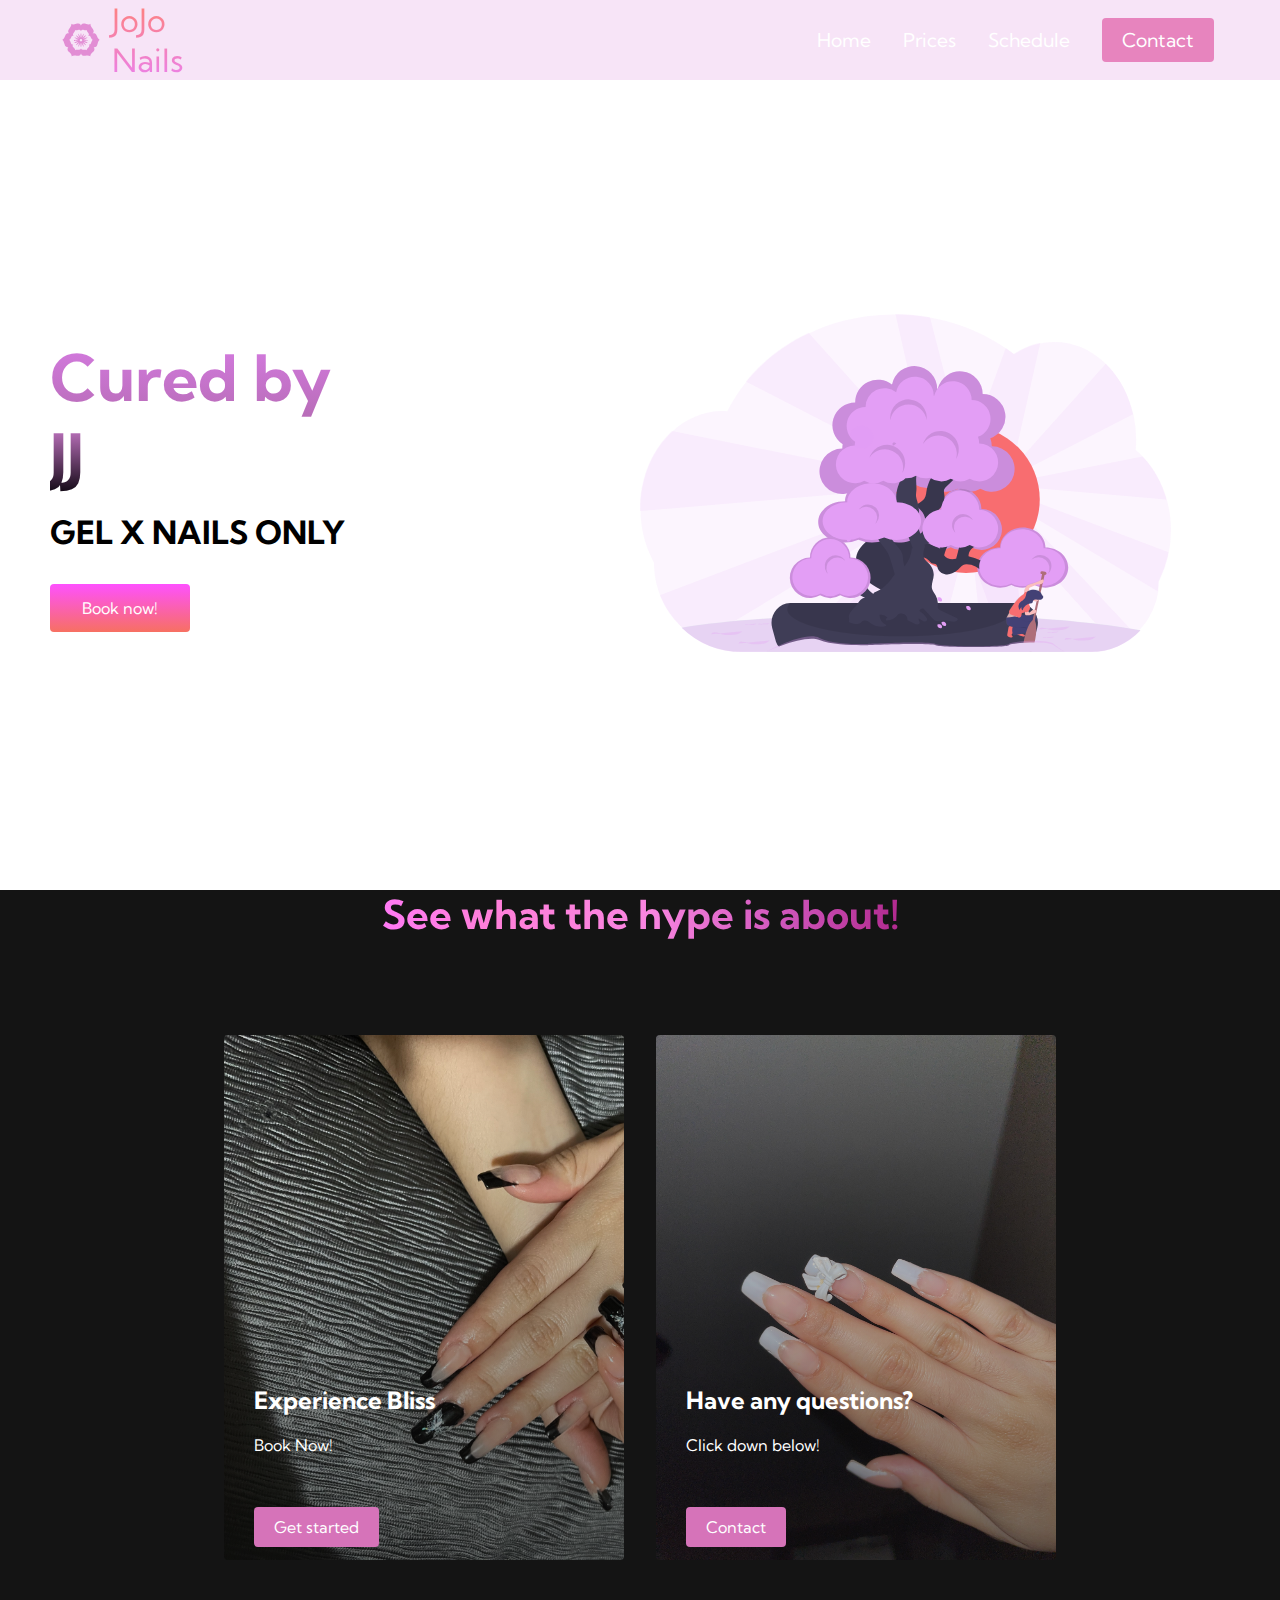
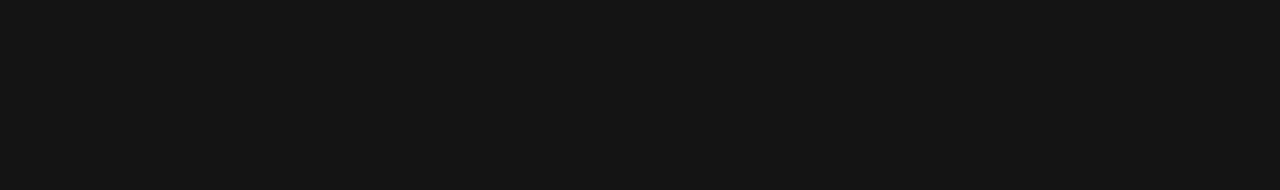
<file: index.html>
<!DOCTYPE html>
<html lang="en">
<head>
    <meta charset="UTF-8">
    <meta name="viewport" content="width=device-width, initial-scale=1.0">
    <title>JoJo Nails</title>
    <link rel="stylesheet" href="styles.css">
    <link rel="preconnect" href="https://fonts.googleapis.com">
<link rel="preconnect" href="https://fonts.gstatic.com" crossorigin>
<link href="https://fonts.googleapis.com/css2?family=Kumbh+Sans:wght@100..900&display=swap" rel="stylesheet">

</head>
<body>
    <!--Navbar Section-->
    <nav class="navbar">
        <div class="navbar__container">
            <a href="/" id="navbar__logo"><svg xmlns="http://www.w3.org/2000/svg" viewBox="0 0 128 128" style="enable-background:new 0 0 128 128" xml:space="preserve"><path style="fill:#e28dd4" d="M103.457 63.587s-3.415.266-6.582-7.98c-3.167-8.236-9.036-5.125-9.036-5.125l-.119-.096s5.675-3.463 0-10.271c-5.664-6.819-3.729-9.61-3.729-9.61v-.053s-1.902 2.813-10.43.181-9.674 3.836-9.674 3.836h-.011s-1.146-6.478-9.674-3.836c-8.528 2.632-10.43-.181-10.43-.181v.053s1.935 2.791-3.729 9.599c-5.675 6.819 0 10.281 0 10.281l.086.128c-.303-.149-5.956-2.866-9.014 5.157-3.145 8.246-6.572 8.001-6.572 8.001l-.043.023s3.426.213 5.383 8.811c1.956 8.598 8.215 6.329 8.215 6.329v.011s-5.112 4.219 1.481 10.175c6.323 5.721 5.167 8.747 5.069 8.981l.043-.011s1.481-3.047 10.301-1.63c8.82 1.417 9.025-5.146 9.025-5.146l.032.011s.227 6.563 9.036 5.125c8.82-1.438 10.311 1.609 10.311 1.609l.032.011c-.097-.234-1.254-3.26 5.058-8.992 6.572-5.977 1.448-10.185 1.448-10.185h.011s6.258 2.248 8.193-6.35c1.946-8.598 5.361-8.822 5.361-8.822l-.042-.034zm-18.31 5.711c-1.2 5.338-5.08 3.942-5.08 3.942h-.011s3.178 2.61-.897 6.318c-4.075 3.708-3.124 5.583-3.124 5.583l-.032-.021s-.93-1.886-6.399-.991c-5.458.895-5.599-3.175-5.599-3.175l-.022-.011s-.13 4.07-5.599 3.196c-5.469-.884-6.388 1.001-6.388 1.001l-.032.021s.94-1.886-3.145-5.572c-3.88-3.527-1.189-6.062-.93-6.307-.097.032-.519.16-1.092.16-1.243 0-3.189-.607-3.978-4.102-1.221-5.327-3.34-5.466-3.34-5.466l.022-.011s2.129.16 4.075-4.954c1.956-5.125 5.599-3.196 5.599-3.196l-.065-.085s-3.513-2.152 0-6.371c3.513-4.23 2.313-5.966 2.313-5.966v-.032s1.189 1.747 6.474.117c5.285-1.641 5.999 2.376 5.999 2.376l.011.011s.703-4.017 5.988-2.387c5.296 1.63 6.474-.107 6.474-.107v.032s-1.2 1.726 2.313 5.956c3.513 4.219 0 6.371 0 6.371l.076.053s3.632-1.928 5.599 3.186c1.967 5.103 4.086 4.944 4.086 4.944l.032.021c.001 0-2.128.139-3.328 5.466zm-6.582-4.763c0-.586-3.383-1.065-7.566-1.065-.605 0-1.189.011-1.751.032.53-.192 1.07-.405 1.632-.629 3.859-1.577 6.799-3.303 6.572-3.846-.227-.533-3.534.298-7.404 1.875-.551.224-1.081.447-1.589.682.411-.384.821-.778 1.243-1.193 2.962-2.919 5.004-5.615 4.594-6.03-.422-.405-3.156 1.609-6.118 4.528-.422.416-.821.82-1.211 1.225.238-.501.465-1.023.692-1.566 1.6-3.814 2.443-7.074 1.902-7.298-.551-.224-2.302 2.674-3.902 6.478a55.615 55.615 0 0 0-.638 1.609 43.57 43.57 0 0 0 .032-1.726c0-4.123-.486-7.458-1.081-7.458s-1.081 3.335-1.081 7.458c0 .597.011 1.172.032 1.726a55.615 55.615 0 0 0-.638-1.609c-1.6-3.804-3.351-6.701-3.902-6.478-.54.224.303 3.484 1.902 7.298.227.543.454 1.065.692 1.566a40.76 40.76 0 0 0-1.211-1.225c-2.951-2.909-5.696-4.933-6.118-4.528-.411.416 1.643 3.122 4.594 6.03.421.416.832.82 1.243 1.193-.508-.224-1.038-.458-1.589-.682-3.859-1.577-7.177-2.408-7.404-1.875-.227.543 2.724 2.269 6.572 3.846.551.224 1.102.437 1.621.629a46.325 46.325 0 0 0-1.74-.032c-4.172 0-7.566.479-7.566 1.065s3.394 1.065 7.566 1.065c.605 0 1.178-.011 1.74-.032-.519.192-1.07.405-1.621.629-3.848 1.577-6.799 3.303-6.572 3.846.227.533 3.545-.298 7.404-1.875.551-.224 1.081-.458 1.589-.682-.411.373-.821.778-1.243 1.193-2.951 2.909-5.004 5.615-4.594 6.03.421.405 3.167-1.619 6.118-4.528.422-.416.832-.82 1.211-1.225-.227.501-.465 1.023-.692 1.566-1.6 3.804-2.443 7.074-1.902 7.298.551.224 2.302-2.685 3.902-6.478.227-.543.443-1.087.638-1.598a43.044 43.044 0 0 0-.032 1.715c0 4.113.486 7.458 1.081 7.458s1.081-3.345 1.081-7.458c0-.597-.011-1.161-.032-1.715.195.511.411 1.055.638 1.598 1.6 3.793 3.351 6.701 3.902 6.478.54-.224-.303-3.495-1.902-7.298-.227-.543-.465-1.065-.692-1.566.389.405.789.81 1.211 1.225 2.962 2.919 5.696 4.933 6.118 4.528.411-.416-1.632-3.111-4.594-6.03a61.1 61.1 0 0 0-1.243-1.193c.508.234 1.038.458 1.589.682 3.869 1.577 7.177 2.408 7.404 1.875.227-.543-2.713-2.269-6.572-3.846a56.662 56.662 0 0 0-1.632-.629c.562.021 1.146.032 1.751.032 4.182.001 7.566-.479 7.566-1.065zm-12.247.831c-.022.075-.054.138-.086.202-.119.224-.27.426-.443.607a1.884 1.884 0 0 1-.151.139 2.14 2.14 0 0 1-.648.405c-.054.032-.119.053-.173.075a2.88 2.88 0 0 1-.746.139h-.195a2.887 2.887 0 0 1-.746-.139c-.065-.021-.119-.053-.184-.075a2.596 2.596 0 0 1-.789-.544 2.34 2.34 0 0 1-.432-.597c-.032-.064-.065-.128-.097-.202a2.32 2.32 0 0 1-.173-.724c-.011-.075-.011-.139-.011-.213v-.021c0-.256.043-.49.108-.724l.097-.256c.108-.224.238-.426.4-.607.054-.075.119-.139.195-.202a2.572 2.572 0 0 1 .865-.533c.227-.075.465-.128.713-.139.054-.011.097-.011.151-.011.054 0 .097 0 .151.011.249.011.486.064.713.139.097.032.184.075.27.117.216.107.422.256.594.416.076.064.151.139.205.213.162.181.292.384.389.607.032.075.065.16.097.245.065.234.108.469.108.724v.021c0 .075 0 .139-.011.213-.019.256-.073.49-.171.714z"/></svg> JoJo Nails</a>
            <div class="navbar__toggle" id="mobile-menu">
                <span class="bar"></span>
                <span class="bar"></span>
                <span class="bar"></span>
            </div>
            <ul class="navbar__menu">
                <li class="navbar__item">
                    <a href="/index.html" class="navbar__links">
                        Home
                    </a>
                </li>
                <li class="navbar__item">
                    <a href="/tech.html" class="navbar__links">
                        Prices
                    </a>
                </li>
                <li class="navbar__item">
                    <a href="/schedule.html" class="navbar__links">
                        Schedule 
                    </a>
                </li>
                <li class="navbar__btn">
                    <a href="/contact.html" class="navbar__button">
                        Contact
                    </a>
                </li>
            </ul>
        </div>
    </nav>

    <!--Hero Section-->
    <div class="main">
        <div class="main__container">
            <div class="main__content">
                <h1>Cured by</h1>
                <h2>JJ</h2>
                <p>GEL X NAILS ONLY</p>
                <button class="main__btn"><a href="http://www.fresha.com/book-now/curedbyjj-snd8di39/services?lid=1287429&eid=2978880&pId=1222171
" target="_self" >Book now!</a></button>
            </div>
            <div class="main_img--container">
                <img src="images/pic1.svg" alt="pic" id="main__img">
            </div>
        </div>
    </div>

    <!-- Services section-->
    <div class="services">
        <h1>See what the hype is about!</h1>
        <div class="services__container">
            <div class="services__card">
                <h2>Experience Bliss</h2>
                <p>Book Now!</p>
                <button class="main__btn"><a href="/schedule.html">Get started</a></button>
            </div>
            <div class="services__container">
                <div class="services__card">
                    <h2>Have any questions?</h2>
                    <p>Click down below!</p>
                    <button class="main__btn"><a href="/contact.html">Contact</a></button>
                </div>
        </div>
    </div>

    <script src="app.js"></script>
</body>
</html>
</file>
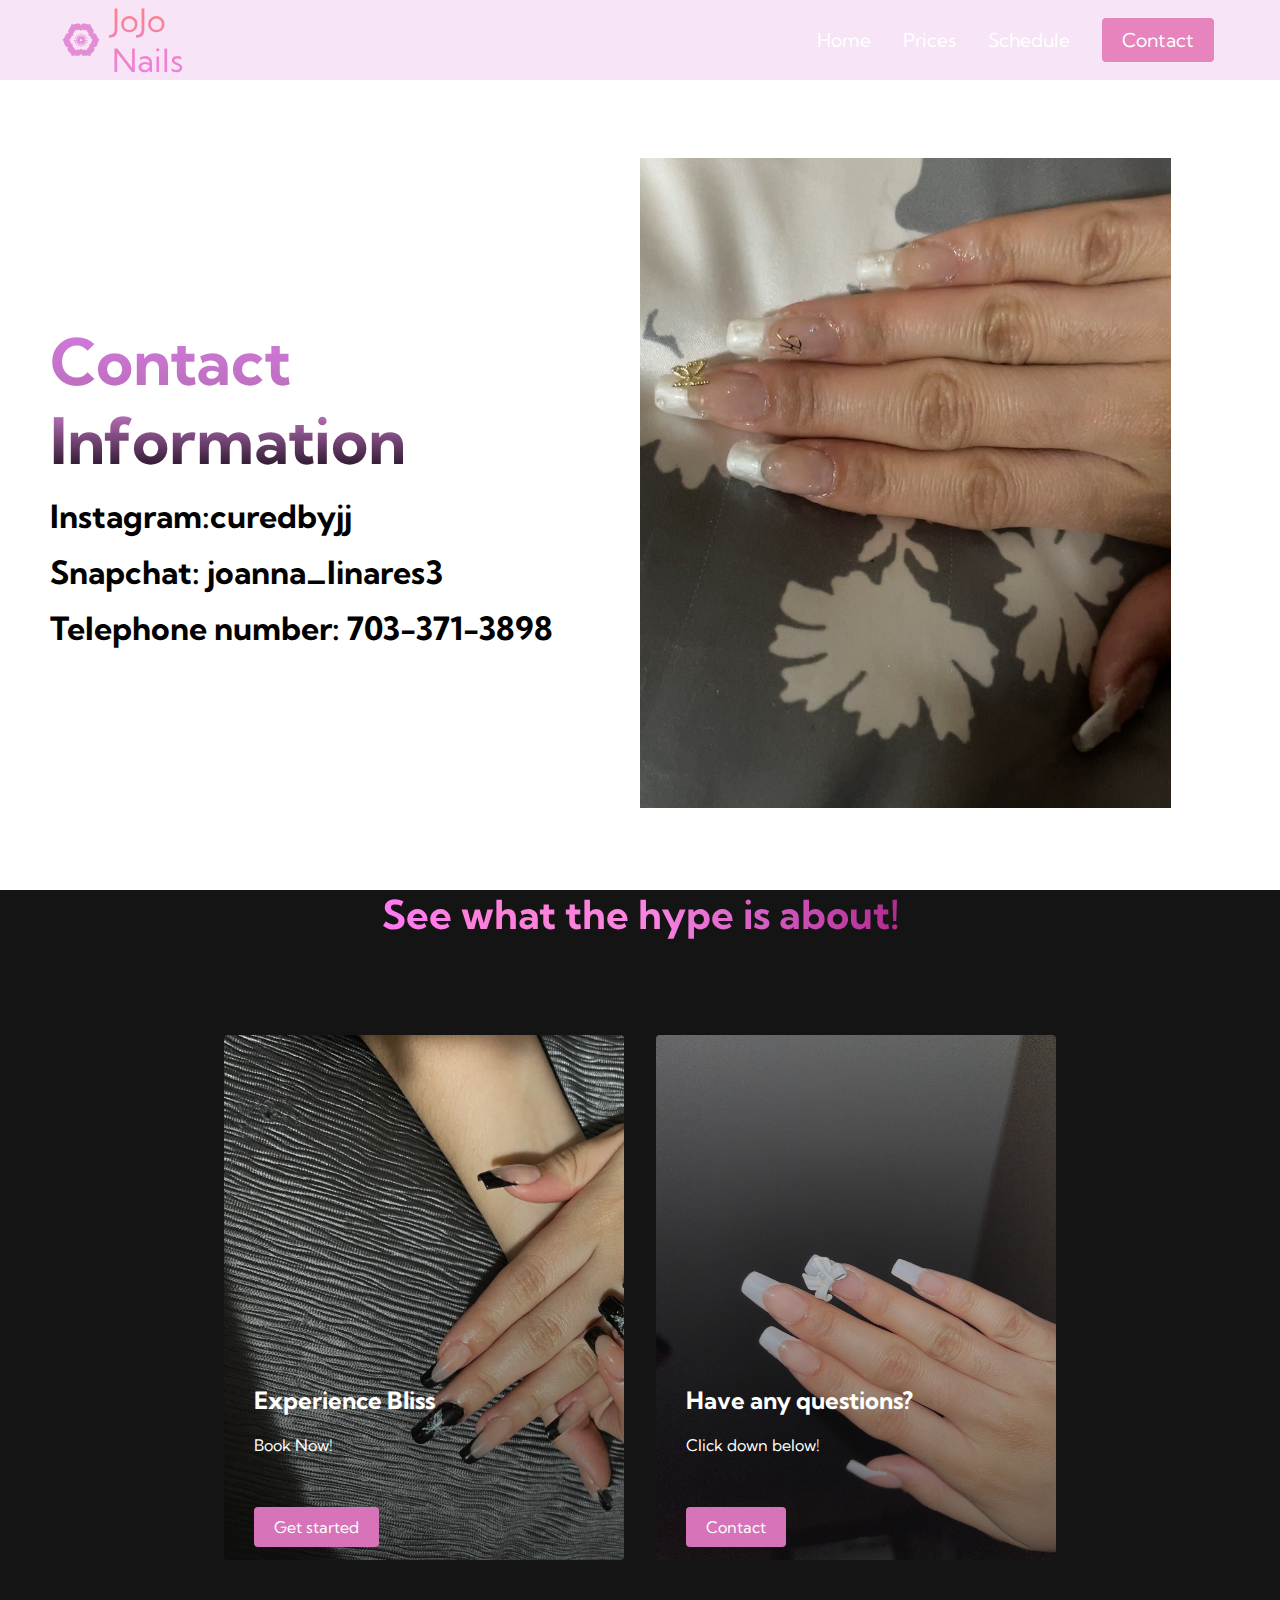
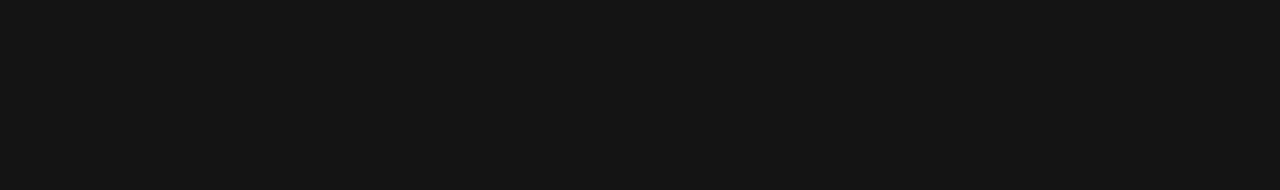
<file: contact.html>
<!DOCTYPE html>
<html lang="en">
<head>
    <meta charset="UTF-8">
    <meta name="viewport" content="width=device-width, initial-scale=1.0">
    <title>JoJo Nails</title>
    <link rel="stylesheet" href="styles.css">
    <link rel="preconnect" href="https://fonts.googleapis.com">
<link rel="preconnect" href="https://fonts.gstatic.com" crossorigin>
<link href="https://fonts.googleapis.com/css2?family=Kumbh+Sans:wght@100..900&display=swap" rel="stylesheet">

</head>
<body>
    <!--Navbar Section-->
    <nav class="navbar">
        <div class="navbar__container">
            <a href="/" id="navbar__logo"><svg xmlns="http://www.w3.org/2000/svg" viewBox="0 0 128 128" style="enable-background:new 0 0 128 128" xml:space="preserve"><path style="fill:#e28dd4" d="M103.457 63.587s-3.415.266-6.582-7.98c-3.167-8.236-9.036-5.125-9.036-5.125l-.119-.096s5.675-3.463 0-10.271c-5.664-6.819-3.729-9.61-3.729-9.61v-.053s-1.902 2.813-10.43.181-9.674 3.836-9.674 3.836h-.011s-1.146-6.478-9.674-3.836c-8.528 2.632-10.43-.181-10.43-.181v.053s1.935 2.791-3.729 9.599c-5.675 6.819 0 10.281 0 10.281l.086.128c-.303-.149-5.956-2.866-9.014 5.157-3.145 8.246-6.572 8.001-6.572 8.001l-.043.023s3.426.213 5.383 8.811c1.956 8.598 8.215 6.329 8.215 6.329v.011s-5.112 4.219 1.481 10.175c6.323 5.721 5.167 8.747 5.069 8.981l.043-.011s1.481-3.047 10.301-1.63c8.82 1.417 9.025-5.146 9.025-5.146l.032.011s.227 6.563 9.036 5.125c8.82-1.438 10.311 1.609 10.311 1.609l.032.011c-.097-.234-1.254-3.26 5.058-8.992 6.572-5.977 1.448-10.185 1.448-10.185h.011s6.258 2.248 8.193-6.35c1.946-8.598 5.361-8.822 5.361-8.822l-.042-.034zm-18.31 5.711c-1.2 5.338-5.08 3.942-5.08 3.942h-.011s3.178 2.61-.897 6.318c-4.075 3.708-3.124 5.583-3.124 5.583l-.032-.021s-.93-1.886-6.399-.991c-5.458.895-5.599-3.175-5.599-3.175l-.022-.011s-.13 4.07-5.599 3.196c-5.469-.884-6.388 1.001-6.388 1.001l-.032.021s.94-1.886-3.145-5.572c-3.88-3.527-1.189-6.062-.93-6.307-.097.032-.519.16-1.092.16-1.243 0-3.189-.607-3.978-4.102-1.221-5.327-3.34-5.466-3.34-5.466l.022-.011s2.129.16 4.075-4.954c1.956-5.125 5.599-3.196 5.599-3.196l-.065-.085s-3.513-2.152 0-6.371c3.513-4.23 2.313-5.966 2.313-5.966v-.032s1.189 1.747 6.474.117c5.285-1.641 5.999 2.376 5.999 2.376l.011.011s.703-4.017 5.988-2.387c5.296 1.63 6.474-.107 6.474-.107v.032s-1.2 1.726 2.313 5.956c3.513 4.219 0 6.371 0 6.371l.076.053s3.632-1.928 5.599 3.186c1.967 5.103 4.086 4.944 4.086 4.944l.032.021c.001 0-2.128.139-3.328 5.466zm-6.582-4.763c0-.586-3.383-1.065-7.566-1.065-.605 0-1.189.011-1.751.032.53-.192 1.07-.405 1.632-.629 3.859-1.577 6.799-3.303 6.572-3.846-.227-.533-3.534.298-7.404 1.875-.551.224-1.081.447-1.589.682.411-.384.821-.778 1.243-1.193 2.962-2.919 5.004-5.615 4.594-6.03-.422-.405-3.156 1.609-6.118 4.528-.422.416-.821.82-1.211 1.225.238-.501.465-1.023.692-1.566 1.6-3.814 2.443-7.074 1.902-7.298-.551-.224-2.302 2.674-3.902 6.478a55.615 55.615 0 0 0-.638 1.609 43.57 43.57 0 0 0 .032-1.726c0-4.123-.486-7.458-1.081-7.458s-1.081 3.335-1.081 7.458c0 .597.011 1.172.032 1.726a55.615 55.615 0 0 0-.638-1.609c-1.6-3.804-3.351-6.701-3.902-6.478-.54.224.303 3.484 1.902 7.298.227.543.454 1.065.692 1.566a40.76 40.76 0 0 0-1.211-1.225c-2.951-2.909-5.696-4.933-6.118-4.528-.411.416 1.643 3.122 4.594 6.03.421.416.832.82 1.243 1.193-.508-.224-1.038-.458-1.589-.682-3.859-1.577-7.177-2.408-7.404-1.875-.227.543 2.724 2.269 6.572 3.846.551.224 1.102.437 1.621.629a46.325 46.325 0 0 0-1.74-.032c-4.172 0-7.566.479-7.566 1.065s3.394 1.065 7.566 1.065c.605 0 1.178-.011 1.74-.032-.519.192-1.07.405-1.621.629-3.848 1.577-6.799 3.303-6.572 3.846.227.533 3.545-.298 7.404-1.875.551-.224 1.081-.458 1.589-.682-.411.373-.821.778-1.243 1.193-2.951 2.909-5.004 5.615-4.594 6.03.421.405 3.167-1.619 6.118-4.528.422-.416.832-.82 1.211-1.225-.227.501-.465 1.023-.692 1.566-1.6 3.804-2.443 7.074-1.902 7.298.551.224 2.302-2.685 3.902-6.478.227-.543.443-1.087.638-1.598a43.044 43.044 0 0 0-.032 1.715c0 4.113.486 7.458 1.081 7.458s1.081-3.345 1.081-7.458c0-.597-.011-1.161-.032-1.715.195.511.411 1.055.638 1.598 1.6 3.793 3.351 6.701 3.902 6.478.54-.224-.303-3.495-1.902-7.298-.227-.543-.465-1.065-.692-1.566.389.405.789.81 1.211 1.225 2.962 2.919 5.696 4.933 6.118 4.528.411-.416-1.632-3.111-4.594-6.03a61.1 61.1 0 0 0-1.243-1.193c.508.234 1.038.458 1.589.682 3.869 1.577 7.177 2.408 7.404 1.875.227-.543-2.713-2.269-6.572-3.846a56.662 56.662 0 0 0-1.632-.629c.562.021 1.146.032 1.751.032 4.182.001 7.566-.479 7.566-1.065zm-12.247.831c-.022.075-.054.138-.086.202-.119.224-.27.426-.443.607a1.884 1.884 0 0 1-.151.139 2.14 2.14 0 0 1-.648.405c-.054.032-.119.053-.173.075a2.88 2.88 0 0 1-.746.139h-.195a2.887 2.887 0 0 1-.746-.139c-.065-.021-.119-.053-.184-.075a2.596 2.596 0 0 1-.789-.544 2.34 2.34 0 0 1-.432-.597c-.032-.064-.065-.128-.097-.202a2.32 2.32 0 0 1-.173-.724c-.011-.075-.011-.139-.011-.213v-.021c0-.256.043-.49.108-.724l.097-.256c.108-.224.238-.426.4-.607.054-.075.119-.139.195-.202a2.572 2.572 0 0 1 .865-.533c.227-.075.465-.128.713-.139.054-.011.097-.011.151-.011.054 0 .097 0 .151.011.249.011.486.064.713.139.097.032.184.075.27.117.216.107.422.256.594.416.076.064.151.139.205.213.162.181.292.384.389.607.032.075.065.16.097.245.065.234.108.469.108.724v.021c0 .075 0 .139-.011.213-.019.256-.073.49-.171.714z"/></svg> JoJo Nails</a>
            <div class="navbar__toggle" id="mobile-menu">
                <span class="bar"></span>
                <span class="bar"></span>
                <span class="bar"></span>
            </div>
            <ul class="navbar__menu">
                <li class="navbar__item">
                    <a href="/index.html" class="navbar__links">
                        Home
                    </a>
                </li>
                <li class="navbar__item">
                    <a href="/tech.html" class="navbar__links">
                        Prices
                    </a>
                </li>
                <li class="navbar__item">
                    <a href="/schedule.html" class="navbar__links">
                        Schedule 
                    </a>
                </li>
                <li class="navbar__btn">
                    <a href="/contact.html" class="navbar__button">
                        Contact
                    </a>
                </li>
            </ul>
        </div>
    </nav>

    <!--Hero Section-->
    <div class="main">
        <div class="main__container">
            <div class="main__content">
                <h1>Contact</h1>
                <h2>Information</h2>
                <p>Instagram:curedbyjj</p>
                <p>Snapchat: joanna_linares3</p>
                <p>Telephone number: 703-371-3898</p>
                
                
            </div>
            <div class="main_img--container">
                <img src="images/pic7.jpg" alt="pic" id="main__img">
            </div>
        </div>
    </div>

    <!-- Services section-->
    <div class="services">
        <h1>See what the hype is about!</h1>
        <div class="services__container">
            <div class="services__card">
                <h2>Experience Bliss</h2>
                <p>Book Now!</p>
                <button class="main__btn"><a href="/schedule.html">Get started</a></button>
            </div>
            <div class="services__container">
                <div class="services__card">
                    <h2>Have any questions?</h2>
                    <p>Click down below!</p>
                    <button class="main__btn"><a href="/contact.html">Contact</a></button>
                </div>
        </div>
    </div>

   

    <script src="app.js"></script>
</body>
</html>
</file>
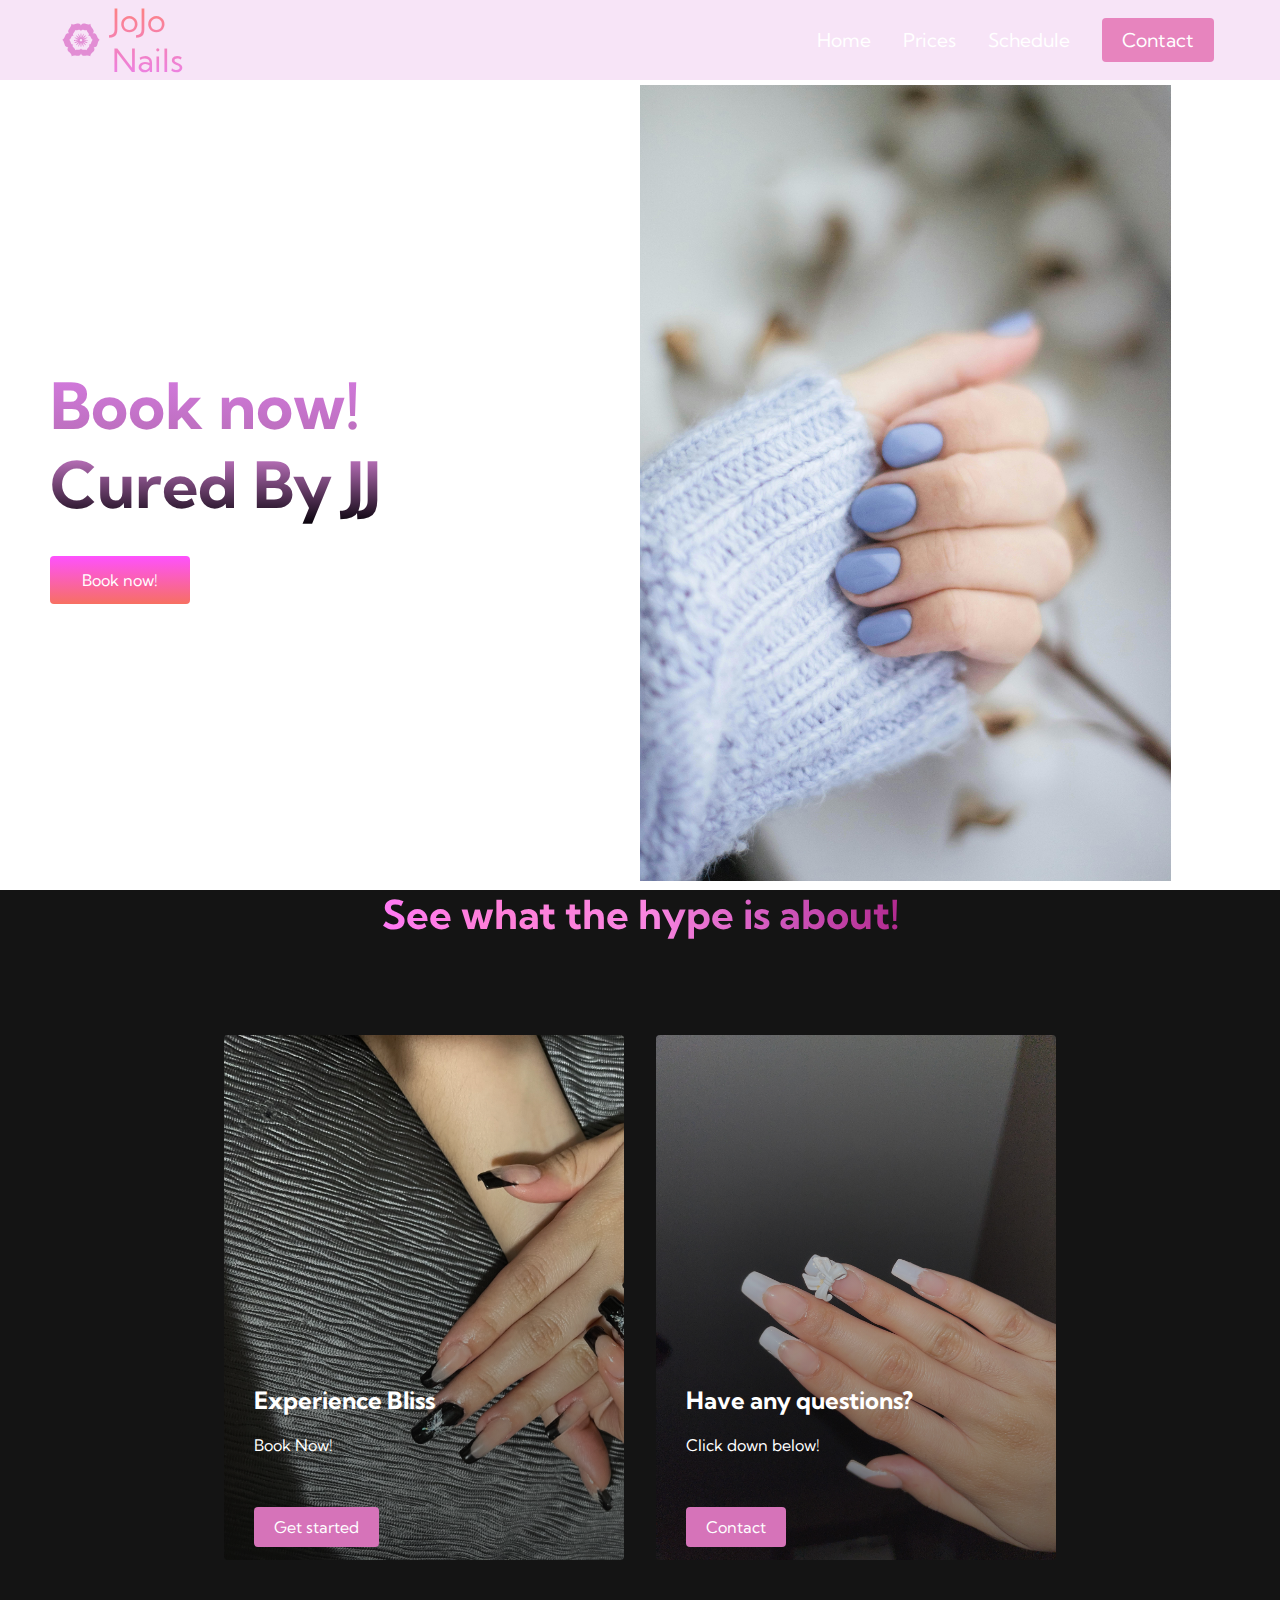
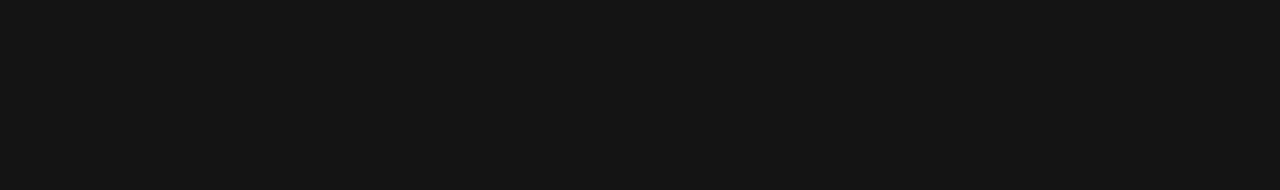
<file: schedule.html>
<!DOCTYPE html>
<html lang="en">
<head>
    <meta charset="UTF-8">
    <meta name="viewport" content="width=device-width, initial-scale=1.0">
    <title>JoJo Nails</title>
    <link rel="stylesheet" href="styles.css">
    <link rel="preconnect" href="https://fonts.googleapis.com">
<link rel="preconnect" href="https://fonts.gstatic.com" crossorigin>
<link href="https://fonts.googleapis.com/css2?family=Kumbh+Sans:wght@100..900&display=swap" rel="stylesheet">

</head>
<body>
    <!--Navbar Section-->
    <nav class="navbar">
        <div class="navbar__container">
            <a href="/" id="navbar__logo"><svg xmlns="http://www.w3.org/2000/svg" viewBox="0 0 128 128" style="enable-background:new 0 0 128 128" xml:space="preserve"><path style="fill:#e28dd4" d="M103.457 63.587s-3.415.266-6.582-7.98c-3.167-8.236-9.036-5.125-9.036-5.125l-.119-.096s5.675-3.463 0-10.271c-5.664-6.819-3.729-9.61-3.729-9.61v-.053s-1.902 2.813-10.43.181-9.674 3.836-9.674 3.836h-.011s-1.146-6.478-9.674-3.836c-8.528 2.632-10.43-.181-10.43-.181v.053s1.935 2.791-3.729 9.599c-5.675 6.819 0 10.281 0 10.281l.086.128c-.303-.149-5.956-2.866-9.014 5.157-3.145 8.246-6.572 8.001-6.572 8.001l-.043.023s3.426.213 5.383 8.811c1.956 8.598 8.215 6.329 8.215 6.329v.011s-5.112 4.219 1.481 10.175c6.323 5.721 5.167 8.747 5.069 8.981l.043-.011s1.481-3.047 10.301-1.63c8.82 1.417 9.025-5.146 9.025-5.146l.032.011s.227 6.563 9.036 5.125c8.82-1.438 10.311 1.609 10.311 1.609l.032.011c-.097-.234-1.254-3.26 5.058-8.992 6.572-5.977 1.448-10.185 1.448-10.185h.011s6.258 2.248 8.193-6.35c1.946-8.598 5.361-8.822 5.361-8.822l-.042-.034zm-18.31 5.711c-1.2 5.338-5.08 3.942-5.08 3.942h-.011s3.178 2.61-.897 6.318c-4.075 3.708-3.124 5.583-3.124 5.583l-.032-.021s-.93-1.886-6.399-.991c-5.458.895-5.599-3.175-5.599-3.175l-.022-.011s-.13 4.07-5.599 3.196c-5.469-.884-6.388 1.001-6.388 1.001l-.032.021s.94-1.886-3.145-5.572c-3.88-3.527-1.189-6.062-.93-6.307-.097.032-.519.16-1.092.16-1.243 0-3.189-.607-3.978-4.102-1.221-5.327-3.34-5.466-3.34-5.466l.022-.011s2.129.16 4.075-4.954c1.956-5.125 5.599-3.196 5.599-3.196l-.065-.085s-3.513-2.152 0-6.371c3.513-4.23 2.313-5.966 2.313-5.966v-.032s1.189 1.747 6.474.117c5.285-1.641 5.999 2.376 5.999 2.376l.011.011s.703-4.017 5.988-2.387c5.296 1.63 6.474-.107 6.474-.107v.032s-1.2 1.726 2.313 5.956c3.513 4.219 0 6.371 0 6.371l.076.053s3.632-1.928 5.599 3.186c1.967 5.103 4.086 4.944 4.086 4.944l.032.021c.001 0-2.128.139-3.328 5.466zm-6.582-4.763c0-.586-3.383-1.065-7.566-1.065-.605 0-1.189.011-1.751.032.53-.192 1.07-.405 1.632-.629 3.859-1.577 6.799-3.303 6.572-3.846-.227-.533-3.534.298-7.404 1.875-.551.224-1.081.447-1.589.682.411-.384.821-.778 1.243-1.193 2.962-2.919 5.004-5.615 4.594-6.03-.422-.405-3.156 1.609-6.118 4.528-.422.416-.821.82-1.211 1.225.238-.501.465-1.023.692-1.566 1.6-3.814 2.443-7.074 1.902-7.298-.551-.224-2.302 2.674-3.902 6.478a55.615 55.615 0 0 0-.638 1.609 43.57 43.57 0 0 0 .032-1.726c0-4.123-.486-7.458-1.081-7.458s-1.081 3.335-1.081 7.458c0 .597.011 1.172.032 1.726a55.615 55.615 0 0 0-.638-1.609c-1.6-3.804-3.351-6.701-3.902-6.478-.54.224.303 3.484 1.902 7.298.227.543.454 1.065.692 1.566a40.76 40.76 0 0 0-1.211-1.225c-2.951-2.909-5.696-4.933-6.118-4.528-.411.416 1.643 3.122 4.594 6.03.421.416.832.82 1.243 1.193-.508-.224-1.038-.458-1.589-.682-3.859-1.577-7.177-2.408-7.404-1.875-.227.543 2.724 2.269 6.572 3.846.551.224 1.102.437 1.621.629a46.325 46.325 0 0 0-1.74-.032c-4.172 0-7.566.479-7.566 1.065s3.394 1.065 7.566 1.065c.605 0 1.178-.011 1.74-.032-.519.192-1.07.405-1.621.629-3.848 1.577-6.799 3.303-6.572 3.846.227.533 3.545-.298 7.404-1.875.551-.224 1.081-.458 1.589-.682-.411.373-.821.778-1.243 1.193-2.951 2.909-5.004 5.615-4.594 6.03.421.405 3.167-1.619 6.118-4.528.422-.416.832-.82 1.211-1.225-.227.501-.465 1.023-.692 1.566-1.6 3.804-2.443 7.074-1.902 7.298.551.224 2.302-2.685 3.902-6.478.227-.543.443-1.087.638-1.598a43.044 43.044 0 0 0-.032 1.715c0 4.113.486 7.458 1.081 7.458s1.081-3.345 1.081-7.458c0-.597-.011-1.161-.032-1.715.195.511.411 1.055.638 1.598 1.6 3.793 3.351 6.701 3.902 6.478.54-.224-.303-3.495-1.902-7.298-.227-.543-.465-1.065-.692-1.566.389.405.789.81 1.211 1.225 2.962 2.919 5.696 4.933 6.118 4.528.411-.416-1.632-3.111-4.594-6.03a61.1 61.1 0 0 0-1.243-1.193c.508.234 1.038.458 1.589.682 3.869 1.577 7.177 2.408 7.404 1.875.227-.543-2.713-2.269-6.572-3.846a56.662 56.662 0 0 0-1.632-.629c.562.021 1.146.032 1.751.032 4.182.001 7.566-.479 7.566-1.065zm-12.247.831c-.022.075-.054.138-.086.202-.119.224-.27.426-.443.607a1.884 1.884 0 0 1-.151.139 2.14 2.14 0 0 1-.648.405c-.054.032-.119.053-.173.075a2.88 2.88 0 0 1-.746.139h-.195a2.887 2.887 0 0 1-.746-.139c-.065-.021-.119-.053-.184-.075a2.596 2.596 0 0 1-.789-.544 2.34 2.34 0 0 1-.432-.597c-.032-.064-.065-.128-.097-.202a2.32 2.32 0 0 1-.173-.724c-.011-.075-.011-.139-.011-.213v-.021c0-.256.043-.49.108-.724l.097-.256c.108-.224.238-.426.4-.607.054-.075.119-.139.195-.202a2.572 2.572 0 0 1 .865-.533c.227-.075.465-.128.713-.139.054-.011.097-.011.151-.011.054 0 .097 0 .151.011.249.011.486.064.713.139.097.032.184.075.27.117.216.107.422.256.594.416.076.064.151.139.205.213.162.181.292.384.389.607.032.075.065.16.097.245.065.234.108.469.108.724v.021c0 .075 0 .139-.011.213-.019.256-.073.49-.171.714z"/></svg> JoJo Nails</a>
            <div class="navbar__toggle" id="mobile-menu">
                <span class="bar"></span>
                <span class="bar"></span>
                <span class="bar"></span>
            </div>
            <ul class="navbar__menu">
                <li class="navbar__item">
                    <a href="/index.html" class="navbar__links">
                        Home
                    </a>
                </li>
                <li class="navbar__item">
                    <a href="/tech.html" class="navbar__links">
                        Prices
                    </a>
                </li>
                <li class="navbar__item">
                    <a href="/schedule.html" class="navbar__links">
                        Schedule 
                    </a>
                </li>
                <li class="navbar__btn">
                    <a href="/contact.html" class="navbar__button">
                        Contact
                    </a>
                </li>
            </ul>
        </div>
    </nav>

    <!--Hero Section-->
    <div class="main">
        <div class="main__container">
            <div class="main__content">
                <h1>Book now!</h1>
                <h2>Cured By JJ</h2>
                <button class="main__btn"><a href="http://www.fresha.com/book-now/curedbyjj-snd8di39/services?lid=1287429&eid=2978880&pId=1222171
" target="_self" >Book now!</a></button> 
            </div>
            <div class="main_img--container">
                <img src="images/pic5.jpg" alt="pic" id="main__img">
            </div>
        </div>
    </div>

    <!-- Services section-->
    <div class="services">
        <h1>See what the hype is about!</h1>
        <div class="services__container">
            <div class="services__card">
                <h2>Experience Bliss</h2>
                <p>Book Now!</p>
                <button class="main__btn"><a href="/schedule.html">Get started</a></button>
            </div>
            <div class="services__container">
                <div class="services__card">
                    <h2>Have any questions?</h2>
                    <p>Click down below!</p>
                    <button class="main__btn"><a href="/contact.html">Contact</a></button>
                </div>
        </div>
    </div>

   

    <script src="app.js"></script>
</body>
</html>
</file>
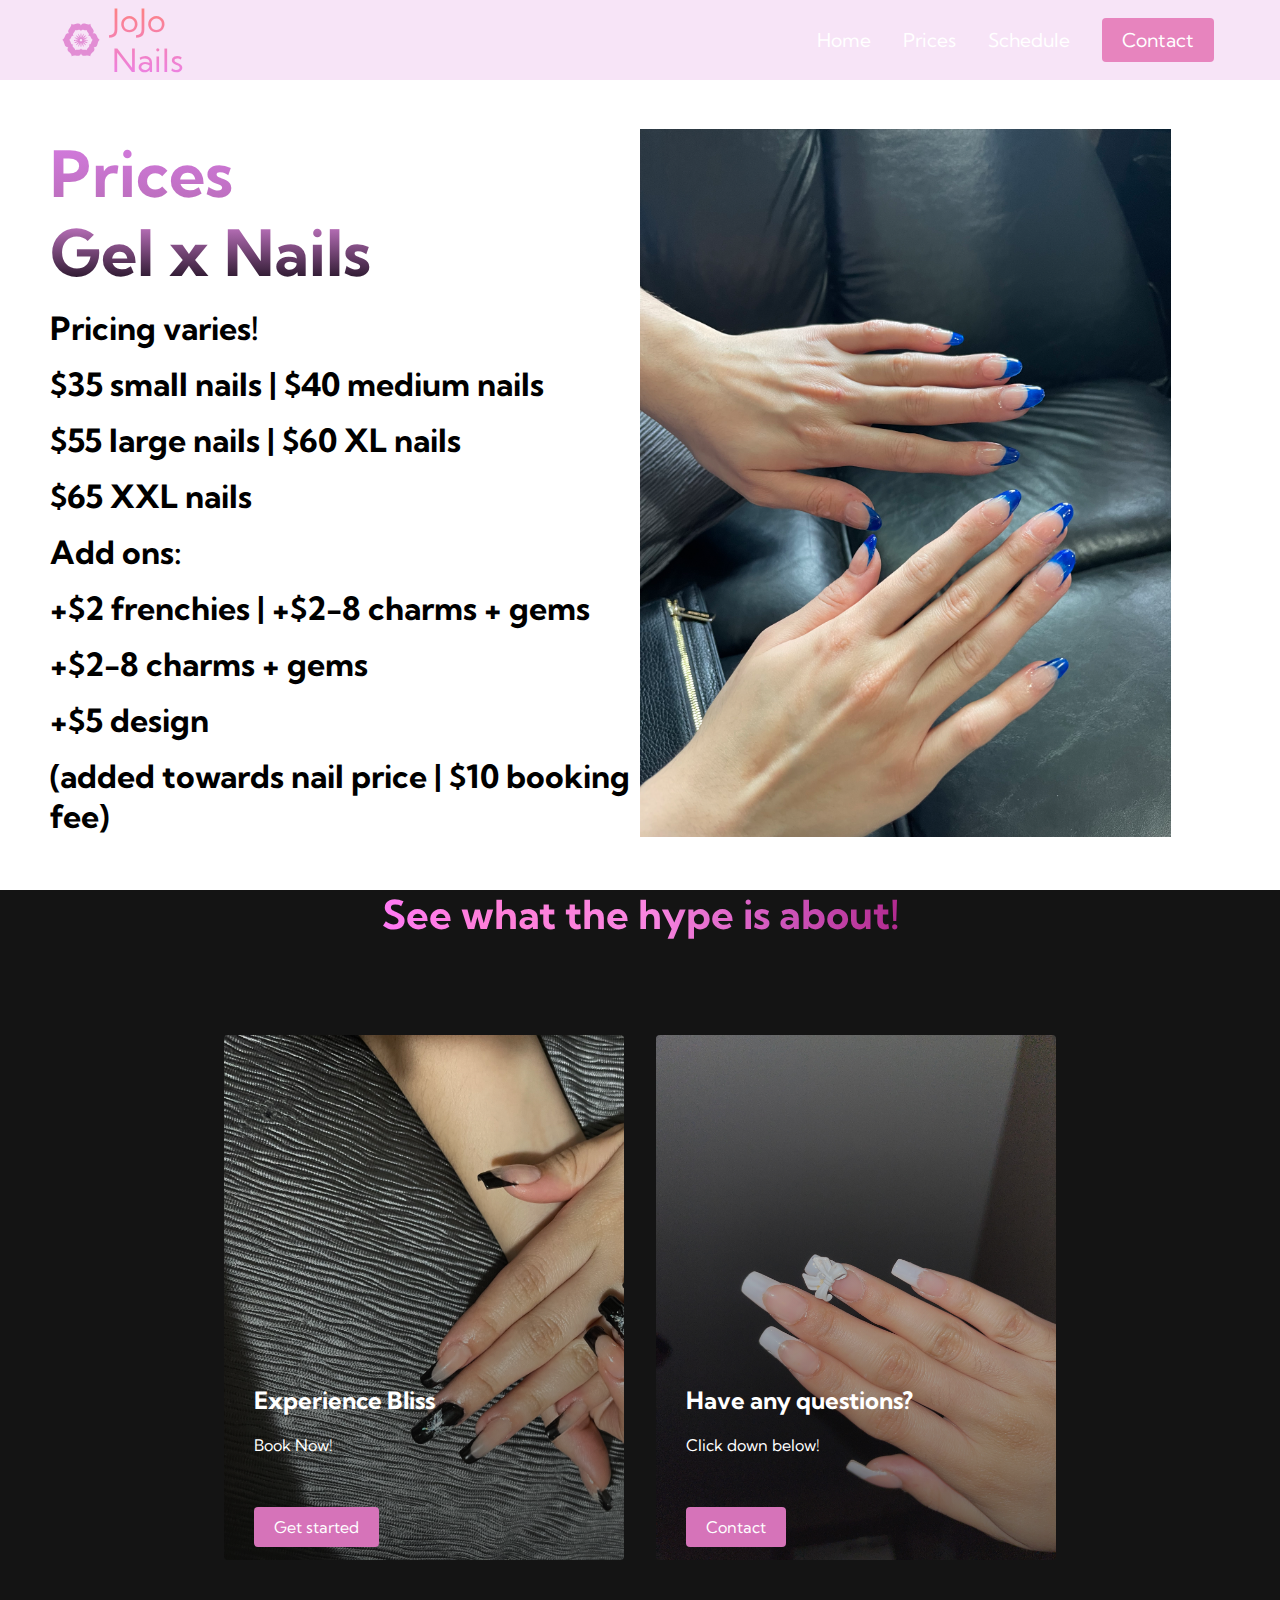
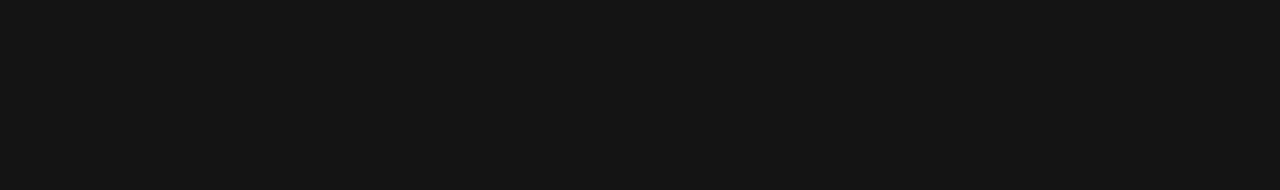
<file: tech.html>
<!DOCTYPE html>
<html lang="en">
<head>
    <meta charset="UTF-8">
    <meta name="viewport" content="width=device-width, initial-scale=1.0">
    <title>JoJo Nails</title>
    <link rel="stylesheet" href="styles.css">
    <link rel="preconnect" href="https://fonts.googleapis.com">
<link rel="preconnect" href="https://fonts.gstatic.com" crossorigin>
<link href="https://fonts.googleapis.com/css2?family=Kumbh+Sans:wght@100..900&display=swap" rel="stylesheet">

</head>
<body>
    <!--Navbar Section-->
    <nav class="navbar">
        <div class="navbar__container">
            <a href="/" id="navbar__logo"><svg xmlns="http://www.w3.org/2000/svg" viewBox="0 0 128 128" style="enable-background:new 0 0 128 128" xml:space="preserve"><path style="fill:#e28dd4" d="M103.457 63.587s-3.415.266-6.582-7.98c-3.167-8.236-9.036-5.125-9.036-5.125l-.119-.096s5.675-3.463 0-10.271c-5.664-6.819-3.729-9.61-3.729-9.61v-.053s-1.902 2.813-10.43.181-9.674 3.836-9.674 3.836h-.011s-1.146-6.478-9.674-3.836c-8.528 2.632-10.43-.181-10.43-.181v.053s1.935 2.791-3.729 9.599c-5.675 6.819 0 10.281 0 10.281l.086.128c-.303-.149-5.956-2.866-9.014 5.157-3.145 8.246-6.572 8.001-6.572 8.001l-.043.023s3.426.213 5.383 8.811c1.956 8.598 8.215 6.329 8.215 6.329v.011s-5.112 4.219 1.481 10.175c6.323 5.721 5.167 8.747 5.069 8.981l.043-.011s1.481-3.047 10.301-1.63c8.82 1.417 9.025-5.146 9.025-5.146l.032.011s.227 6.563 9.036 5.125c8.82-1.438 10.311 1.609 10.311 1.609l.032.011c-.097-.234-1.254-3.26 5.058-8.992 6.572-5.977 1.448-10.185 1.448-10.185h.011s6.258 2.248 8.193-6.35c1.946-8.598 5.361-8.822 5.361-8.822l-.042-.034zm-18.31 5.711c-1.2 5.338-5.08 3.942-5.08 3.942h-.011s3.178 2.61-.897 6.318c-4.075 3.708-3.124 5.583-3.124 5.583l-.032-.021s-.93-1.886-6.399-.991c-5.458.895-5.599-3.175-5.599-3.175l-.022-.011s-.13 4.07-5.599 3.196c-5.469-.884-6.388 1.001-6.388 1.001l-.032.021s.94-1.886-3.145-5.572c-3.88-3.527-1.189-6.062-.93-6.307-.097.032-.519.16-1.092.16-1.243 0-3.189-.607-3.978-4.102-1.221-5.327-3.34-5.466-3.34-5.466l.022-.011s2.129.16 4.075-4.954c1.956-5.125 5.599-3.196 5.599-3.196l-.065-.085s-3.513-2.152 0-6.371c3.513-4.23 2.313-5.966 2.313-5.966v-.032s1.189 1.747 6.474.117c5.285-1.641 5.999 2.376 5.999 2.376l.011.011s.703-4.017 5.988-2.387c5.296 1.63 6.474-.107 6.474-.107v.032s-1.2 1.726 2.313 5.956c3.513 4.219 0 6.371 0 6.371l.076.053s3.632-1.928 5.599 3.186c1.967 5.103 4.086 4.944 4.086 4.944l.032.021c.001 0-2.128.139-3.328 5.466zm-6.582-4.763c0-.586-3.383-1.065-7.566-1.065-.605 0-1.189.011-1.751.032.53-.192 1.07-.405 1.632-.629 3.859-1.577 6.799-3.303 6.572-3.846-.227-.533-3.534.298-7.404 1.875-.551.224-1.081.447-1.589.682.411-.384.821-.778 1.243-1.193 2.962-2.919 5.004-5.615 4.594-6.03-.422-.405-3.156 1.609-6.118 4.528-.422.416-.821.82-1.211 1.225.238-.501.465-1.023.692-1.566 1.6-3.814 2.443-7.074 1.902-7.298-.551-.224-2.302 2.674-3.902 6.478a55.615 55.615 0 0 0-.638 1.609 43.57 43.57 0 0 0 .032-1.726c0-4.123-.486-7.458-1.081-7.458s-1.081 3.335-1.081 7.458c0 .597.011 1.172.032 1.726a55.615 55.615 0 0 0-.638-1.609c-1.6-3.804-3.351-6.701-3.902-6.478-.54.224.303 3.484 1.902 7.298.227.543.454 1.065.692 1.566a40.76 40.76 0 0 0-1.211-1.225c-2.951-2.909-5.696-4.933-6.118-4.528-.411.416 1.643 3.122 4.594 6.03.421.416.832.82 1.243 1.193-.508-.224-1.038-.458-1.589-.682-3.859-1.577-7.177-2.408-7.404-1.875-.227.543 2.724 2.269 6.572 3.846.551.224 1.102.437 1.621.629a46.325 46.325 0 0 0-1.74-.032c-4.172 0-7.566.479-7.566 1.065s3.394 1.065 7.566 1.065c.605 0 1.178-.011 1.74-.032-.519.192-1.07.405-1.621.629-3.848 1.577-6.799 3.303-6.572 3.846.227.533 3.545-.298 7.404-1.875.551-.224 1.081-.458 1.589-.682-.411.373-.821.778-1.243 1.193-2.951 2.909-5.004 5.615-4.594 6.03.421.405 3.167-1.619 6.118-4.528.422-.416.832-.82 1.211-1.225-.227.501-.465 1.023-.692 1.566-1.6 3.804-2.443 7.074-1.902 7.298.551.224 2.302-2.685 3.902-6.478.227-.543.443-1.087.638-1.598a43.044 43.044 0 0 0-.032 1.715c0 4.113.486 7.458 1.081 7.458s1.081-3.345 1.081-7.458c0-.597-.011-1.161-.032-1.715.195.511.411 1.055.638 1.598 1.6 3.793 3.351 6.701 3.902 6.478.54-.224-.303-3.495-1.902-7.298-.227-.543-.465-1.065-.692-1.566.389.405.789.81 1.211 1.225 2.962 2.919 5.696 4.933 6.118 4.528.411-.416-1.632-3.111-4.594-6.03a61.1 61.1 0 0 0-1.243-1.193c.508.234 1.038.458 1.589.682 3.869 1.577 7.177 2.408 7.404 1.875.227-.543-2.713-2.269-6.572-3.846a56.662 56.662 0 0 0-1.632-.629c.562.021 1.146.032 1.751.032 4.182.001 7.566-.479 7.566-1.065zm-12.247.831c-.022.075-.054.138-.086.202-.119.224-.27.426-.443.607a1.884 1.884 0 0 1-.151.139 2.14 2.14 0 0 1-.648.405c-.054.032-.119.053-.173.075a2.88 2.88 0 0 1-.746.139h-.195a2.887 2.887 0 0 1-.746-.139c-.065-.021-.119-.053-.184-.075a2.596 2.596 0 0 1-.789-.544 2.34 2.34 0 0 1-.432-.597c-.032-.064-.065-.128-.097-.202a2.32 2.32 0 0 1-.173-.724c-.011-.075-.011-.139-.011-.213v-.021c0-.256.043-.49.108-.724l.097-.256c.108-.224.238-.426.4-.607.054-.075.119-.139.195-.202a2.572 2.572 0 0 1 .865-.533c.227-.075.465-.128.713-.139.054-.011.097-.011.151-.011.054 0 .097 0 .151.011.249.011.486.064.713.139.097.032.184.075.27.117.216.107.422.256.594.416.076.064.151.139.205.213.162.181.292.384.389.607.032.075.065.16.097.245.065.234.108.469.108.724v.021c0 .075 0 .139-.011.213-.019.256-.073.49-.171.714z"/></svg> JoJo Nails</a>
            <div class="navbar__toggle" id="mobile-menu">
                <span class="bar"></span>
                <span class="bar"></span>
                <span class="bar"></span>
            </div>
            <ul class="navbar__menu">
                <li class="navbar__item">
                    <a href="/index.html" class="navbar__links">
                        Home
                    </a>
                </li>
                <li class="navbar__item">
                    <a href="/tech.html" class="navbar__links">
                        Prices
                    </a>
                </li>
                <li class="navbar__item">
                    <a href="/schedule.html" class="navbar__links">
                        Schedule 
                    </a>
                </li>
                <li class="navbar__btn">
                    <a href="/contact.html" class="navbar__button">
                        Contact
                    </a>
                </li>
            </ul>
        </div>
    </nav>

    <!--Hero Section-->
    <div class="main">
        <div class="main__container">
            <div class="main__content">
                <h1>Prices</h1>
                <h2>Gel x Nails</h2>
                <p>Pricing varies!
                </p>
                <p>$35 small nails | $40 medium nails</p>
                <p>$55 large nails | $60 XL nails</p>
                <p>$65 XXL nails</p>
                <p>Add ons:</p>
                <p>+$2 frenchies | +$2-8 charms + gems </p>
                <p>+$2-8 charms + gems</p>
                <p>+$5 design</p>
                <p>(added towards nail price | $10 booking fee)</p>
                
                
            </div>
            <div class="main_img--container">
                <img src="images/pic3.jpg" alt="pic" id="main__img">
            </div>
        </div>
    </div>

    <!-- Services section-->
    <div class="services">
        <h1>See what the hype is about!</h1>
        <div class="services__container">
            <div class="services__card">
                <h2>Experience Bliss</h2>
                <p>Book Now!</p>
                <button class="main__btn"><a href="/schedule.html">Get started</a></button>
            </div>
            <div class="services__container">
                <div class="services__card">
                    <h2>Have any questions?</h2>
                    <p>Click down below!</p>
                    <button class="main__btn"><a href="/contact.html">Contact</a></button>
                </div>
        </div>
    </div>

   

    <script src="app.js"></script>
</body>
</html>
</file>
<file: styles.css>
*{
    box-sizing: border-box;
    margin: 0;
    padding: 0;
    font-family: 'Kumbh Sans', sans-serif;
}

.navbar {
    background: #f7e4f7; 
    height: 80px;
    display: flex;
    justify-content: center;
    align-items: center;
    font-size: 1.2rem;
    position: sticky; 
    top: 0;
    z-index: 999;

}

.navbar__container {
    display: flex;
    justify-content: space-between;
    height: 80px;
    z-index: 1;
    width: 100%;
    max-width: 1300px;
    margin: 0 auto; 
    padding: 0 50px; 
}

#navbar__logo{
    background-color: #ff8177;
    background-image: linear-gradient(to top, #eb81eb 0%, rgba(24, 24, 10, 0) 100%);
    background-size: 100%; 
    -webkit-background-clip: text;
    -moz-background-clip: text;
    -webkit-text-fill-color: transparent;
    -moz-text-fill-color: transparent;
    display: flex;
    align-items: center;
    cursor: pointer;
    text-decoration: none;
    font-size: 2rem;
}

.fa-gen {
    margin-right: 0.5rem;

}

.navbar__menu {
    display: flex;
    align-items: center; 
    list-style: none; 
    text-align: center;

}

.navbar__item {
    height: 80px;

}

.navbar__links {
    color: #fff;
    display: flex;
    align-items: center; 
    justify-content: center;
    text-decoration: none;
    padding: 0 1rem;
    height: 100%;
}
.navbar__btn {
    display: flex;
    justify-content: center;
    align-items: center;
    padding: 0 1rem;
    width: 100%;
}

.navbar__button {
    display: flex; 
    justify-content: center;
    align-items: center;
    text-decoration: none;
    padding: 10px 20px;
    height: 100%;
    width: 100%;
    border: none;
    outline: none; 
    border-radius: 4px;
    background: #e784be; 
    color: #fff;
}

.navbar__button:hover {
    background: #c014f5;
    transition: all 0.3s ease;
}

.navbar__links:hover {
    color: #c014f5;
    transition: all 0.3s ease;
}

@media screen and (max-width: 960px) {
    .navbar__container {
        display: flex;
        justify-content: space-between;
        height: 80px;
        z-index: 1;
        width: 100%; 
        max-width: 1300px;
        padding: 0;
    }

    .navbar__menu {
        display: grid;
        grid-template-columns: auto;
        margin: 0;
        width: 100%;
        position: absolute;
        top: -1000px;
        opacity: 0;
        transition: all 0.5s ease;
        height: 50vh;
        z-index: -1;
        background: #131313;
    }

    .navbar__menu.active {
        background: #131313; 
        top: 100%;
        opacity: 1;
        transition: all 0.5s ease;
        z-index: 99;
        height: 50vh;
        font-size: 1.6rem;
    }

    #navbar__logo {
        padding-left: 25px;
    }
    
    .navbar__toggle .bar {
        width: 25px; 
        height: 3px;
        margin: 5px auto;
        transition: all 0.3s ease-in-out;
        background: #fff;
    }

    .navbar__item {
        width: 100%;
    }
    .navbar__links {
        text-align: center;
        padding: 2rem;
        width: 100%;
        display:table;

    }

    #mobile-menu {
        position: absolute;
        top: 20%;
        right: 5%;
        transform: translate(5%, 20%);
    }

    .navbar__btn {
        padding-bottom: 2rem;
    }

    .navbar__button {
       display: flex;
       justify-content: center; 
       align-items: center;
       width: 80%;
       height: 80px;
       margin: 0;
    }

    .navbar__toggle .bar {
        display: block;
        cursor: pointer; 
    }

    #mobile-menu.is-active .bar:nth-child(2) {
        opacity: 0;
    }

    #mobile-menu.is-active .bar:nth-child(1) {
        transform: translateY(8px) rotate(45deg);
    }

    #mobile-menu.is-active .bar:nth-child(3) {
        transform: translateY(-8px) rotate(-45deg);
    }
}


/* Hero section CSS*/
.main {
    background-color: #ffffff;
}
.main__container { 
    display: grid; 
    grid-template-columns: 1fr 1fr;
    align-items: center;
    justify-self: center;
    margin: 0 auto;
    height: 90vh;
    background-color: #ffffff;
    z-index: 1;
    width: 100%;
    max-width: 1300px;
    padding: 0 50px;
}

.main__content h1 {
    font-size: 4rem;
    background-color: #ff8177;
    background-image: linear-gradient(to top, #b86db8 0%, #d67be2 100%);
    background-size: 100%;
    -webkit-background-clip: text;
    -moz-background-clip: text;
    -webkit-text-fill-color: transparent;
    -moz-text-fill-color: transparent;
}

.main__content h2 {
    font-size: 4rem;
    background-color: #ff8177;
    background-image: linear-gradient(to top, #09030c 0%, #dd86dd 100%);
    background-size: 100%;
    -webkit-background-clip: text;
    -moz-background-clip: text;
    -webkit-text-fill-color: transparent;
    -moz-text-fill-color: transparent;
}

.main__content p {
    margin-top: 1rem;
    font-size: 2rem;
    font-weight: 700;
}


.main__btn {
    font-size: 1rem;
    background-image: linear-gradient(to top, #f77062 0%, #fe51fe 100%);
    padding: 14px 32px;
    border: none;
    border-radius: 4px;
    color: #ffffff; 
    margin-top: 2rem;
    cursor: pointer;
    position: relative;
    transition: all 0.35s;
    outline: none;
}

.main__btn a {
    position: relative;
    z-index: 2;
    color: #fff;
    text-decoration: none;
}

.main__btn::after {
    position: absolute;
    content: '';
    top: 0;
    left: 0;
    width: 0;
    height: 100%;
    background: #c014f5;
    transition: all 0.35s;
    border-radius: 4px;
}

.main__btn:hover {
    color:#fff;
}

.main__btn:hover:after {
    width: 100%;
}

.main__img--container {
    text-align: center;
}

#main__img {
    height: 90%;
    width: 90%;
}

/* Mobile Responsive */
@media screen and (max-width: 768px) {
    .main__container {
        display: grid;
        grid-template-columns: auto;
        align-items: center;
        justify-self: center;
        width: 100%;
        margin: 0 auto;
        height: 90vh;
    }

    .main__content {
        text-align: center;
        margin-bottom: 4rem;
    }

    .main__content h1 {
        font-size: 2.5rem; 
        margin-top: 2rem;
    }

    .main__content h2 {
        font-size: 3rem;
    }

    .main__content p {
        margin-top: 1rem;
        font-size: 1.5rem;
    }
}

@media screen and (max-width: 480px) {
    .main__content h1 {
        font-size: 2rem; 
        margin-top: 3rem;
    }

    .main__content h2 {
        font-size: 2rem;
    }

    .main__content p {
        margin-top: 2rem;
        font-size: 1.5rem;
    }

    .main__btn {
        padding: 12px 36px;
        margin: 2.5rem 0;
    }
}

/* Services Section CSS */
.services {
    background: #141414;
    display: flex;
    flex-direction: column;
    align-items: center;
    height: 100vh;
}

.services h1 {
    background-color: #ff8177;
    background-image: linear-gradient(to right, #ff77e2 0%, #ff7af4 0%, #ff7fd9 21%, #f985e0 52%, #cf55bb 78%, #b12a8f 100%);
    background-size: 100%;
    margin-bottom: 5rem;
    font-size: 2.5rem;
    -webkit-background-clip: text;
    -moz-background-clip: text;
    -webkit-text-fill-color: transparent;
    -moz-text-fill-color: transparent;
}

.services__container {
    display: flex;
    justify-content: center;
    flex-wrap: wrap;
}


.services__card {
    margin: 1rem;
    height: 525px;
    width: 400px;
    border-radius: 4px;
    background-image: linear-gradient(to bottom, rgba(0, 0, 0, 0) 0%, rgba(17,17,17,0.6) 100% ), 
    url('/images/pic2.jpg');
    background-size: cover;
    position: relative; 
    color: #fff; 
}

.services__card:nth-last-child(2) {
    background-image: linear-gradient(to bottom, rgba(0,0,0,0) 0%, rgba(17,17,17,0.6) 100% ), 
    url('/images/pic4.jpg');
}


.services h2 {
    position: absolute;
    top: 350px; 
    left: 30px;
}

.services__card p {
    position: absolute;
    top: 400px;
    left: 30px;
}

.services__card button {
    color: #fff;
    padding: 10px 20px; 
    border: none;
    outline: none; 
    border-radius: 4px;
    background: #d673b9;
    position: absolute;
    top: 440px;
    left: 30px;
    font-size: 1rem;
    cursor: pointer;
}

.services__card:hover {
    transform: scale(1.075);
    transition: 0.2s ease-in;
    cursor:pointer;
}

@media screen and (max-width: 960px) {
    .services {
        height: 1600px;
    }

    .services h1 {
        font-size: 2rem;
        margin-top: 12rem;
    }
}

@media screen and (max-width: 480px) {
    .services {
        height: 1400px;
    }

    .services h1 {
        font-size: 1.2rem;
    }

    .services__card {
        width: 300px;
    }
}

/* Footer CSS */
.footer__container {
    background-color: #141414;
    padding: 5rem 0;
    display: flex;
    flex-direction: column;
    justify-content: center; 
    align-items: center;
}

#footer__logo {
    color: #fff;
    display: flex; 
    align-items: center; 
    cursor: pointer;
    text-decoration: none; 
    font-size: 2rem;
}

.footer__links { 
    width: 100%; 
    max-width: 1000px; 
    display: flex; 
    justify-content: center;
}

.footer__link--wrapper {
    display: flex;
}

.footer__link--items {
    display: flex;
    flex-direction: column; 
    align-items: flex-start; 
    margin: 16px;
    text-align: left;
    width: 160px; 
    box-sizing: border-box
}

.footer__link--items h2 {
    margin-bottom: 16px;
}

.footer__link--item > h2 {
    color: #fff;
}

.footer__link--items a {
    color: #fff;
    text-decoration: none; 
    margin-bottom: 0.5rem;
}

.footer-link-items a:hover {
    color: #fff;
    transition: 0.3s ease-out;
}

.social__icon--link {
    color: #fff;
    font-size: 24px;

}

.social__media {
    max-width: 1000px;
    width: 100%;
}

.social__media--wrap {
    display: flex;
    justify-content: space-between;
    align-items: center;
    width: 90%;
    max-width: 1000px; 
    margin: 40px auto 0 auto;
}

.social__icons { 
    display: flex; 
    justify-content: space-between;
    align-items: center; 
    width: 240px;
}

.social__logo { 
    color: #fff;
    justify-self: flex-start; 
    margin-left: 20px;
    cursor: pointer; 
    text-decoration: none;
    font-size: 2rem;
    display: flex;
    align-items: center;
    margin-bottom: 16px;
}

.website__rights {
    color: #fff;
}

@media screen and (max-width: 820px) {
    .footer_links {
        padding-top: 2rem;
    }

    #footer__logo {
        margin-bottom: 2rem;
    }
    .website__rights {
        margin-bottom: 2rem;
    }

    .footer__link--wrapper {
        flex-direction: column;
    }

    .social__media--wrap {
        flex-direction: column; 
    }
}

@media screen and (max-width: 480px) {
    .footer__links--items {
        margin: 0;
        padding: 10px;
        width: 100%;
    }
}
</file>
